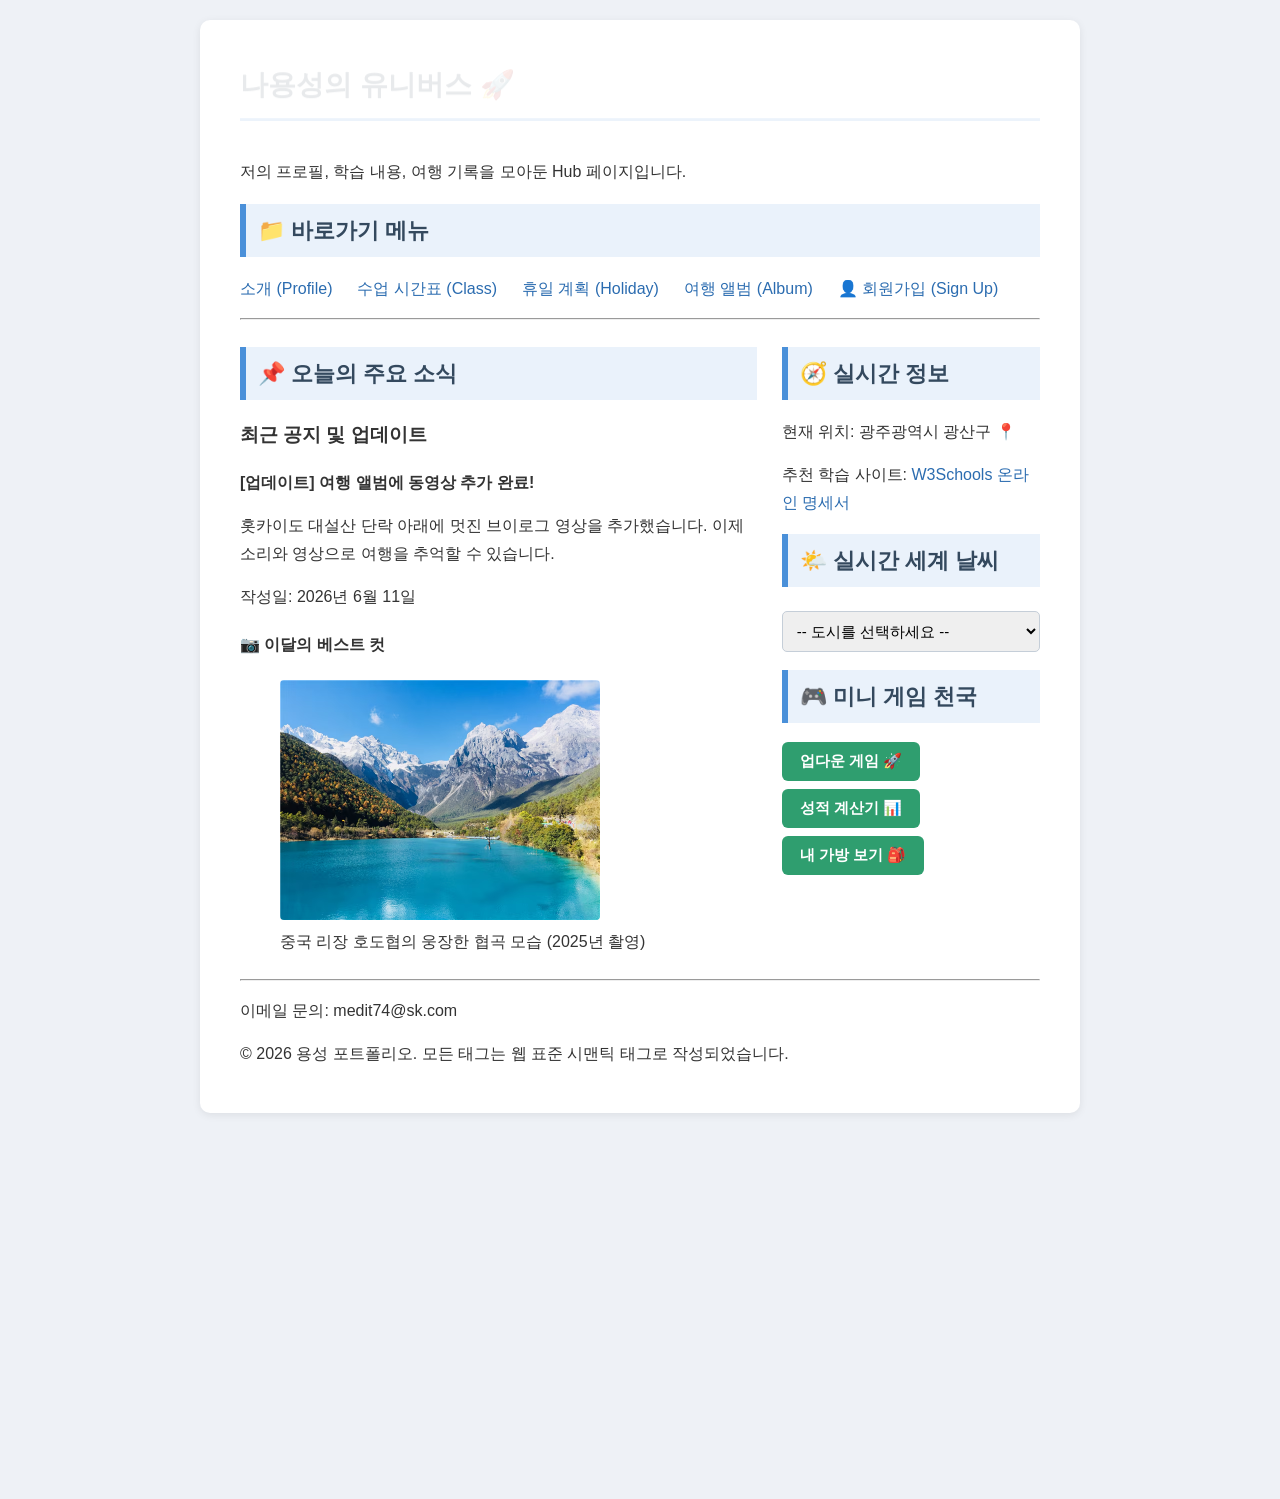
<file: index.html>
<!DOCTYPE html>
<html lang="ko">
<head>
  <meta charset="UTF-8">
  <!-- 실제 페이지는 html/ 폴더 안에 있어, 접속하면 허브로 자동 이동시킨다 -->
  <meta http-equiv="refresh" content="0; url=html/index.html">
  <title>skala-front</title>
</head>
<body>
  <p>페이지가 자동으로 넘어가지 않으면 <a href="html/index.html">여기</a>를 눌러 주세요.</p>
</body>
</html>
</file>
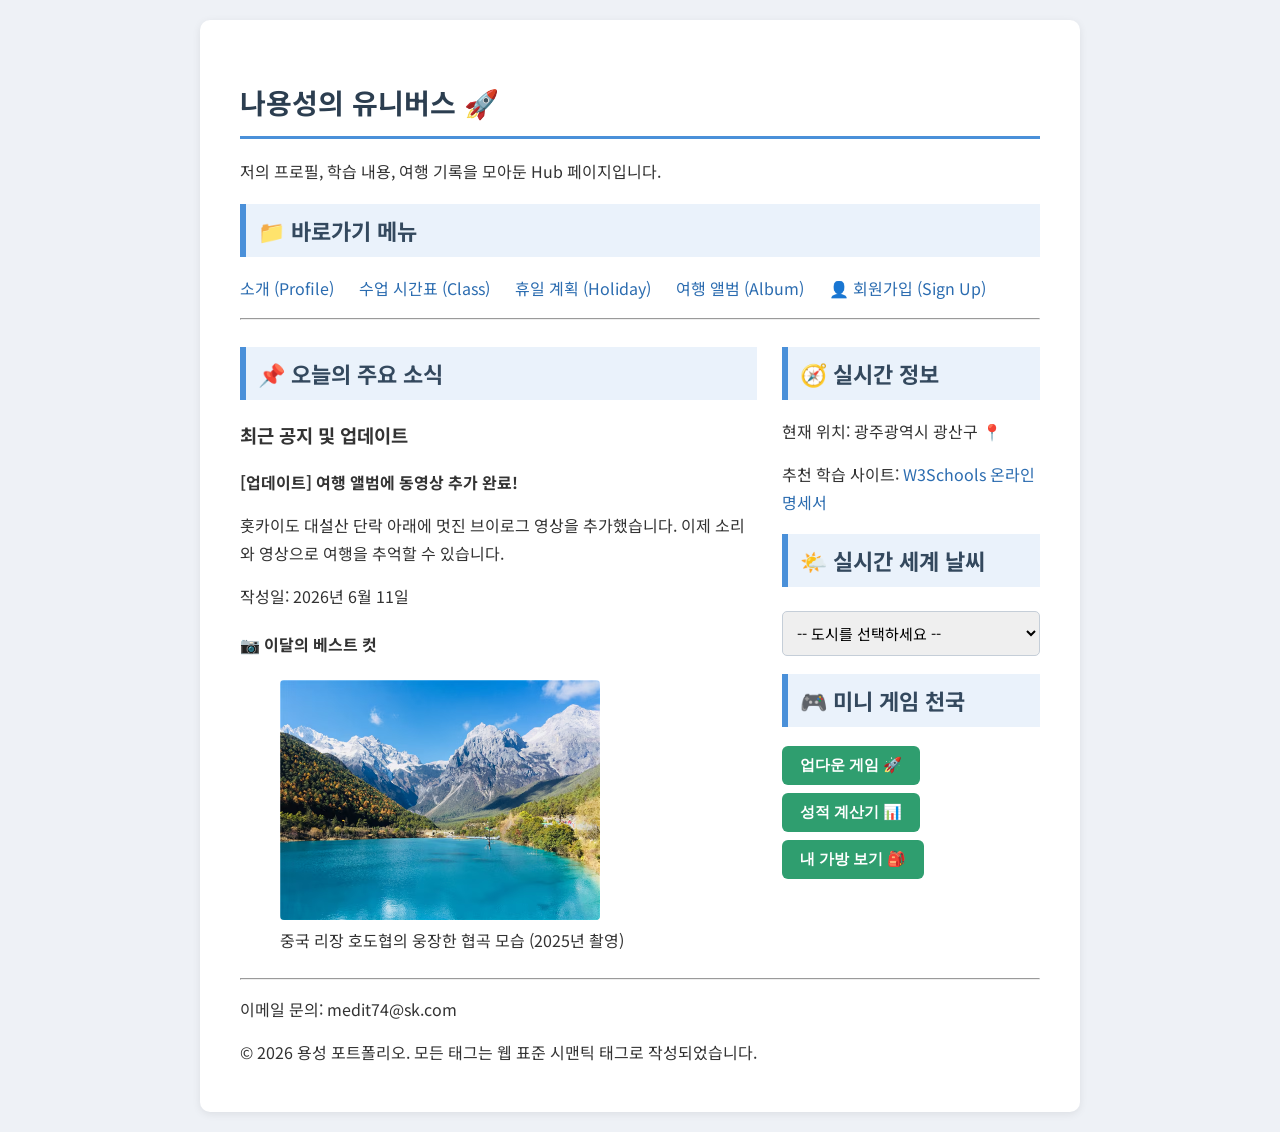
<file: html/index.html>
<!DOCTYPE html>
<html lang="ko">
<head>
  <meta charset="UTF-8">
  <title>나용성의 유니버스</title>
  <link rel="stylesheet" href="../css/style.css">
</head>
<body>
  <div class="container">
  <header>
    <h1>나용성의 유니버스 🚀</h1>
    <p>저의 프로필, 학습 내용, 여행 기록을 모아둔 Hub 페이지입니다.</p>
  </header>

  <nav>
    <h2>📁 바로가기 메뉴</h2>
    <ul>
      <li><a href="myProfile.html">소개 (Profile)</a></li>
      <li><a href="myClass.html">수업 시간표 (Class)</a></li>
      <li><a href="myHoliday.html">휴일 계획 (Holiday)</a></li>
      <li><a href="myTrip.html">여행 앨범 (Album)</a></li>
      <li><a href="signUp.html">👤 회원가입 (Sign Up)</a></li>
    </ul>
  </nav>
  <hr>

  <div class="content-wrapper">
  <main>
    <h2>📌 오늘의 주요 소식</h2>

    <h3>최근 공지 및 업데이트</h3>
    <p><strong>[업데이트] 여행 앨범에 동영상 추가 완료!</strong></p>
    <p>홋카이도 대설산 단락 아래에 멋진 브이로그 영상을 추가했습니다. 이제 소리와 영상으로 여행을 추억할 수 있습니다.</p>
    <p>작성일: 2026년 6월 11일</p>

    <h4>📷 이달의 베스트 컷</h4>
    <figure>
      <img src="media/lijiang.jpg" alt="중국 리장 호도협">
      <figcaption>중국 리장 호도협의 웅장한 협곡 모습 (2025년 촬영)</figcaption>
    </figure>
  </main>

  <aside>
    <h2>🧭 실시간 정보</h2>
    <p>현재 위치: 광주광역시 광산구 📍</p>
    <p>추천 학습 사이트: <a href="https://www.w3schools.com">W3Schools 온라인 명세서</a></p>

    <section>
      <h2>🌤️ 실시간 세계 날씨</h2>
      <select id="city-select">
        <option value="">-- 도시를 선택하세요 --</option>
        <option value="paris">프랑스 파리 FR</option>
        <option value="seoul">대한민국 서울 KR</option>
        <option value="tokyo">일본 도쿄 JP</option>
        <option value="newyork">미국 뉴욕 US</option>
      </select>
      <div id="weather-box"></div>
    </section>

    <section>
      <h2>🎮 미니 게임 천국</h2>
      <button onclick="startUpDownGame()">업다운 게임 🚀</button>
      <button onclick="calculateGrade()">성적 계산기 📊</button>
      <button onclick="showMyBag()">내 가방 보기 🎒</button>
      <div id="game-output"></div>
    </section>
  </aside>
  </div>
  <hr>

  <footer>
    <p>이메일 문의: medit74@sk.com</p>
    <p>© 2026 용성 포트폴리오. 모든 태그는 웹 표준 시맨틱 태그로 작성되었습니다.</p>
  </footer>
  </div>

  <script src="../script/upDown.js"></script>
  <script src="../script/grade.js"></script>
  <script src="../script/bag.js"></script>
  <script type="module" src="../script/realtimeInfo.js"></script>
</body>
</html>
</file>
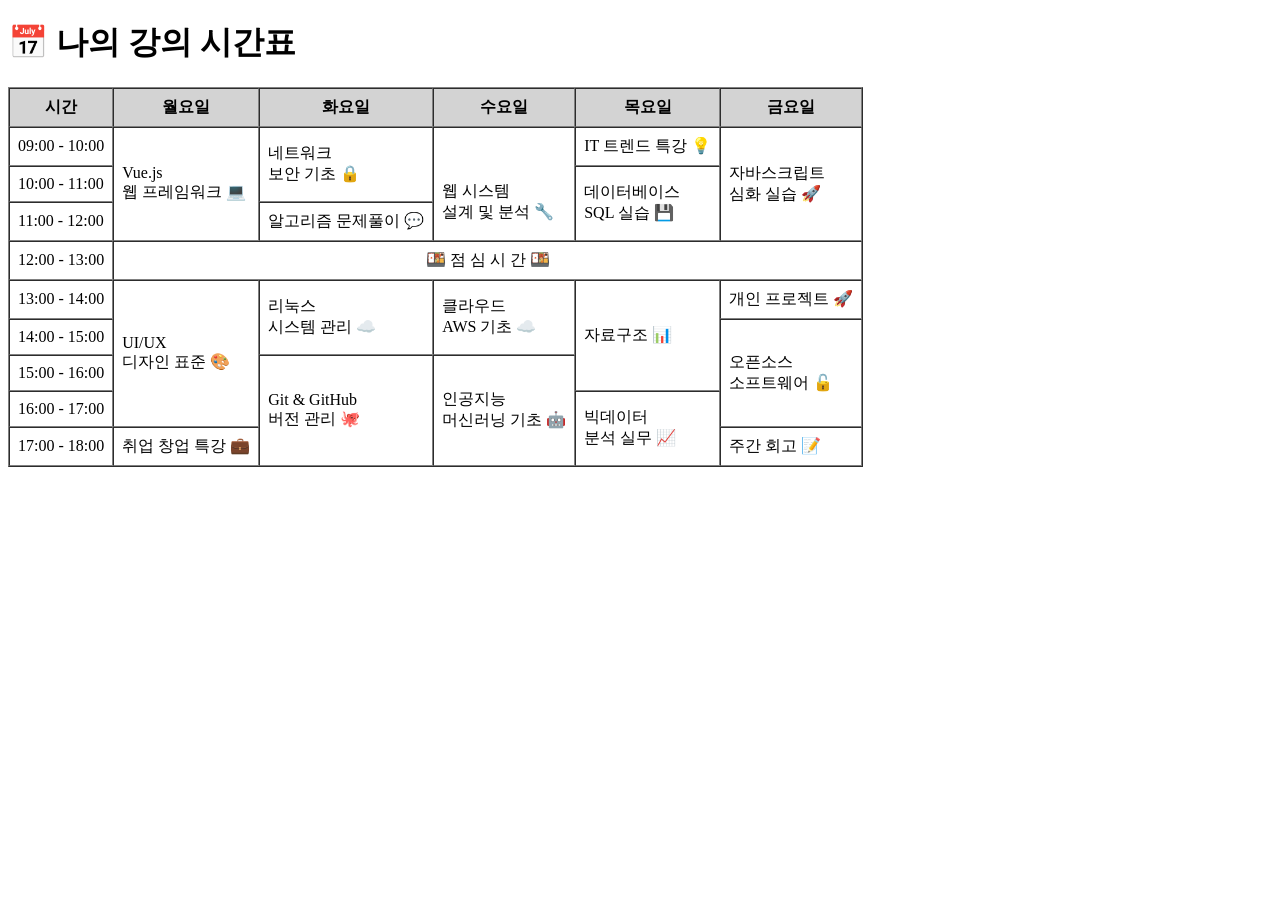
<file: myClass.html>
<!DOCTYPE html>
<html lang="ko">
<head>
  <meta charset="UTF-8">
  <title>나의 강의 일정</title>
</head>
<body>
  <h1>📅 나의 강의 시간표</h1>

  <table border="1" cellpadding="8" cellspacing="0">
    <thead>
      <tr>
        <th bgcolor="lightgray">시간</th>
        <th bgcolor="lightgray">월요일</th>
        <th bgcolor="lightgray">화요일</th>
        <th bgcolor="lightgray">수요일</th>
        <th bgcolor="lightgray">목요일</th>
        <th bgcolor="lightgray">금요일</th>
      </tr>
    </thead>
    <tbody>
      <tr>
        <td>09:00 - 10:00</td>
        <td rowspan="3">Vue.js<br>웹 프레임워크 💻</td>
        <td rowspan="2">네트워크<br>보안 기초 🔒</td>
        <td rowspan="3"><br><br>웹 시스템<br>설계 및 분석 🔧</td>
        <td>IT 트렌드 특강 💡</td>
        <td rowspan="3">자바스크립트<br>심화 실습 🚀</td>
      </tr>
      <tr>
        <td>10:00 - 11:00</td>
        <td rowspan="2">데이터베이스<br>SQL 실습 💾</td>
      </tr>
      <tr>
        <td>11:00 - 12:00</td>
        <td>알고리즘 문제풀이 💬</td>
      </tr>
      <tr>
        <td>12:00 - 13:00</td>
        <td colspan="5" align="center">🍱 점 심 시 간 🍱</td>
      </tr>
      <tr>
        <td>13:00 - 14:00</td>
        <td rowspan="4">UI/UX<br>디자인 표준 🎨</td>
        <td rowspan="2">리눅스<br>시스템 관리 ☁️</td>
        <td rowspan="2">클라우드<br>AWS 기초 ☁️</td>
        <td rowspan="3">자료구조 📊</td>
        <td>개인 프로젝트 🚀</td>
      </tr>
      <tr>
        <td>14:00 - 15:00</td>
        <td rowspan="3">오픈소스<br>소프트웨어 🔓</td>
      </tr>
      <tr>
        <td>15:00 - 16:00</td>
        <td rowspan="3">Git &amp; GitHub<br>버전 관리 🐙</td>
        <td rowspan="3">인공지능<br>머신러닝 기초 🤖</td>
      </tr>
      <tr>
        <td>16:00 - 17:00</td>
        <td rowspan="2">빅데이터<br>분석 실무 📈</td>
      </tr>
      <tr>
        <td>17:00 - 18:00</td>
        <td>취업 창업 특강 💼</td>
        <td>주간 회고 📝</td>
      </tr>
    </tbody>
  </table>
</body>
</html>
</file>
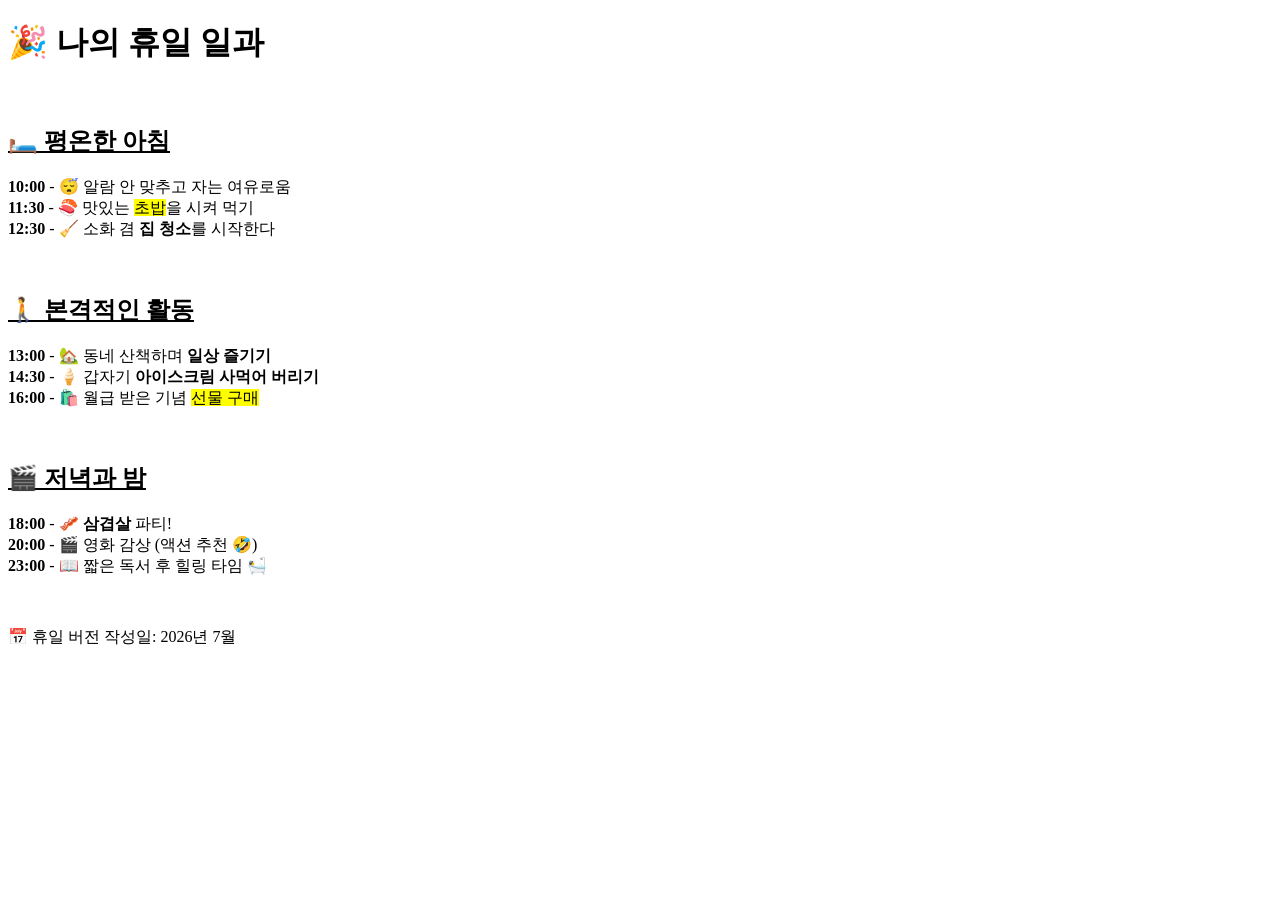
<file: myHoliday.html>
<!DOCTYPE html>
<html lang="ko">
<head>
  <meta charset="UTF-8">
  <title>나의 휴일 일과</title>
</head>
<body>
  <h1>🎉 나의 휴일 일과</h1>
    <br>
    
  <h2><ins>🛏️ 평온한 아침</ins></h2>
  <p>
    <strong>10:00</strong> - 😴 알람 안 맞추고 자는 여유로움<br>
    <strong>11:30</strong> - 🍣 맛있는 <mark>초밥</mark>을 시켜 먹기<br>
    <strong>12:30</strong> - 🧹 소화 겸 <strong>집 청소</strong>를 시작한다
  </p>
  <br>

  <h2><ins>🚶 본격적인 활동</ins></h2>
  <p>
    <strong>13:00</strong> - 🏡 동네 산책하며 <strong>일상 즐기기</strong><br>
    <strong>14:30</strong> - 🍦 갑자기 <strong>아이스크림 사먹어 버리기</strong><br>
    <strong>16:00</strong> - 🛍️ 월급 받은 기념 <mark>선물 구매</mark>
  </p>
  <br>

  <h2><ins>🎬 저녁과 밤</ins></h2>
  <p>
    <strong>18:00</strong> - 🥓 <strong>삼겹살</strong> 파티!<br>
    <strong>20:00</strong> - 🎬 영화 감상 (액션 추천 🤣)<br>
    <strong>23:00</strong> - 📖 짧은 독서 후 힐링 타임 🛀
  </p>
  <br>

  <p>📅 휴일 버전 작성일: 2026년 7월</p>
</body>
</html>
</file>
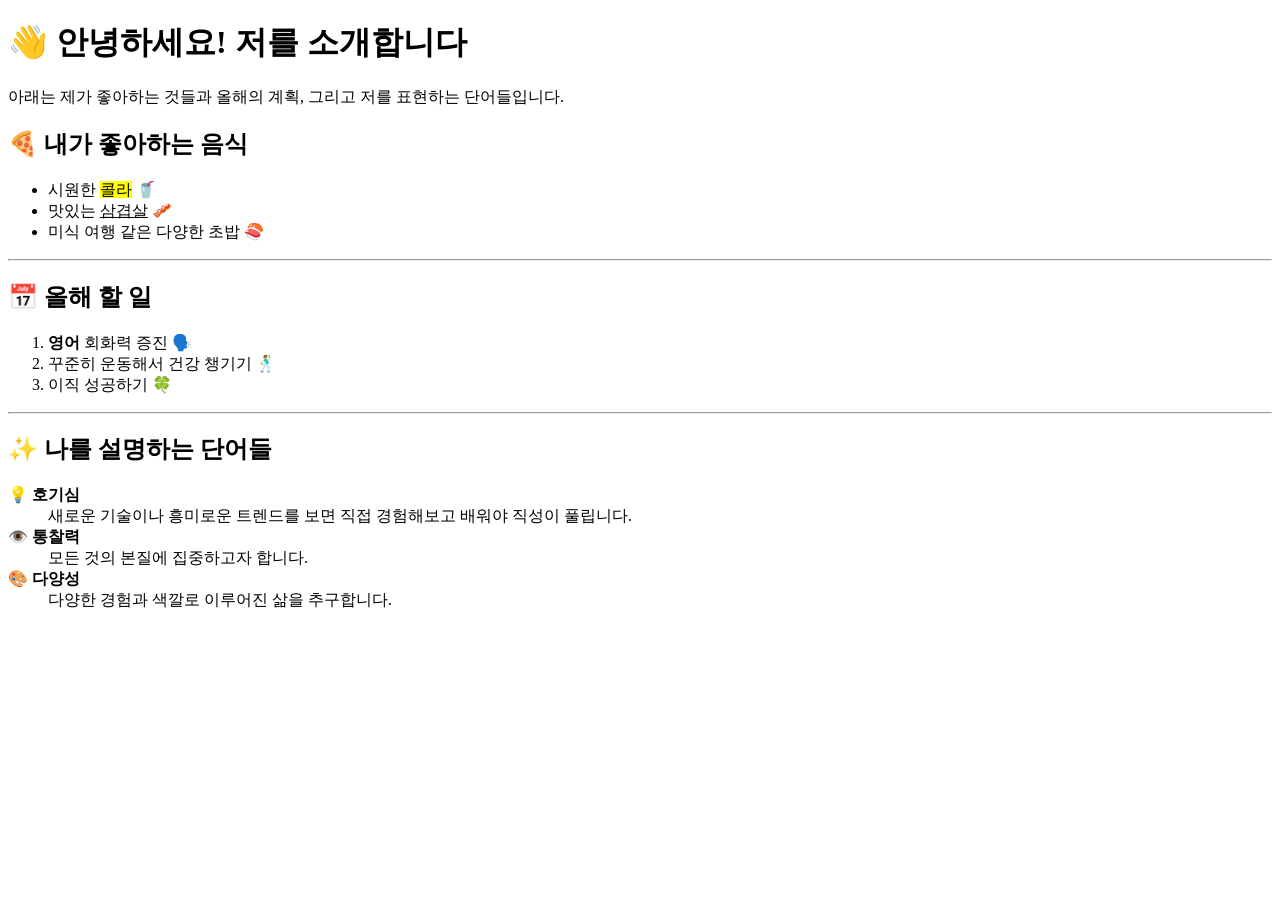
<file: myProfile.html>
<!DOCTYPE html>
<html lang="ko">
<head>
  <meta charset="UTF-8">
  <title>나의 소개</title>
</head>
<body>
  <h1>👋 안녕하세요! 저를 소개합니다</h1>
  <p>아래는 제가 좋아하는 것들과 올해의 계획, 그리고 저를 표현하는 단어들입니다.</p>

  <h2>🍕 내가 좋아하는 음식</h2>
  <ul>
    <li>시원한 <mark>콜라</mark> 🥤</li>
    <li>맛있는 <ins>삼겹살</ins> 🥓</li>
    <li>미식 여행 같은 다양한 초밥 🍣</li>
  </ul>
  <hr>

  <h2>📅 올해 할 일</h2>
  <ol>
    <li><strong>영어</strong> 회화력 증진 🗣️</li>
    <li>꾸준히 운동해서 건강 챙기기 🕺</li>
    <li>이직 성공하기 🍀</li>
  </ol>
  <hr>

  <h2>✨ 나를 설명하는 단어들</h2>
  <dl>
    <dt>💡 <strong>호기심</strong></dt>
        <dd>새로운 기술이나 흥미로운 트렌드를 보면 직접 경험해보고 배워야 직성이 풀립니다.</dd>
    <dt>👁️ <strong>통찰력</strong></dt>
        <dd>모든 것의 본질에 집중하고자 합니다.</dd>
    <dt>🎨 <strong>다양성</strong></dt>
        <dd>다양한 경험과 색깔로 이루어진 삶을 추구합니다.</dd>
  </dl>
</body>
</html>
</file>
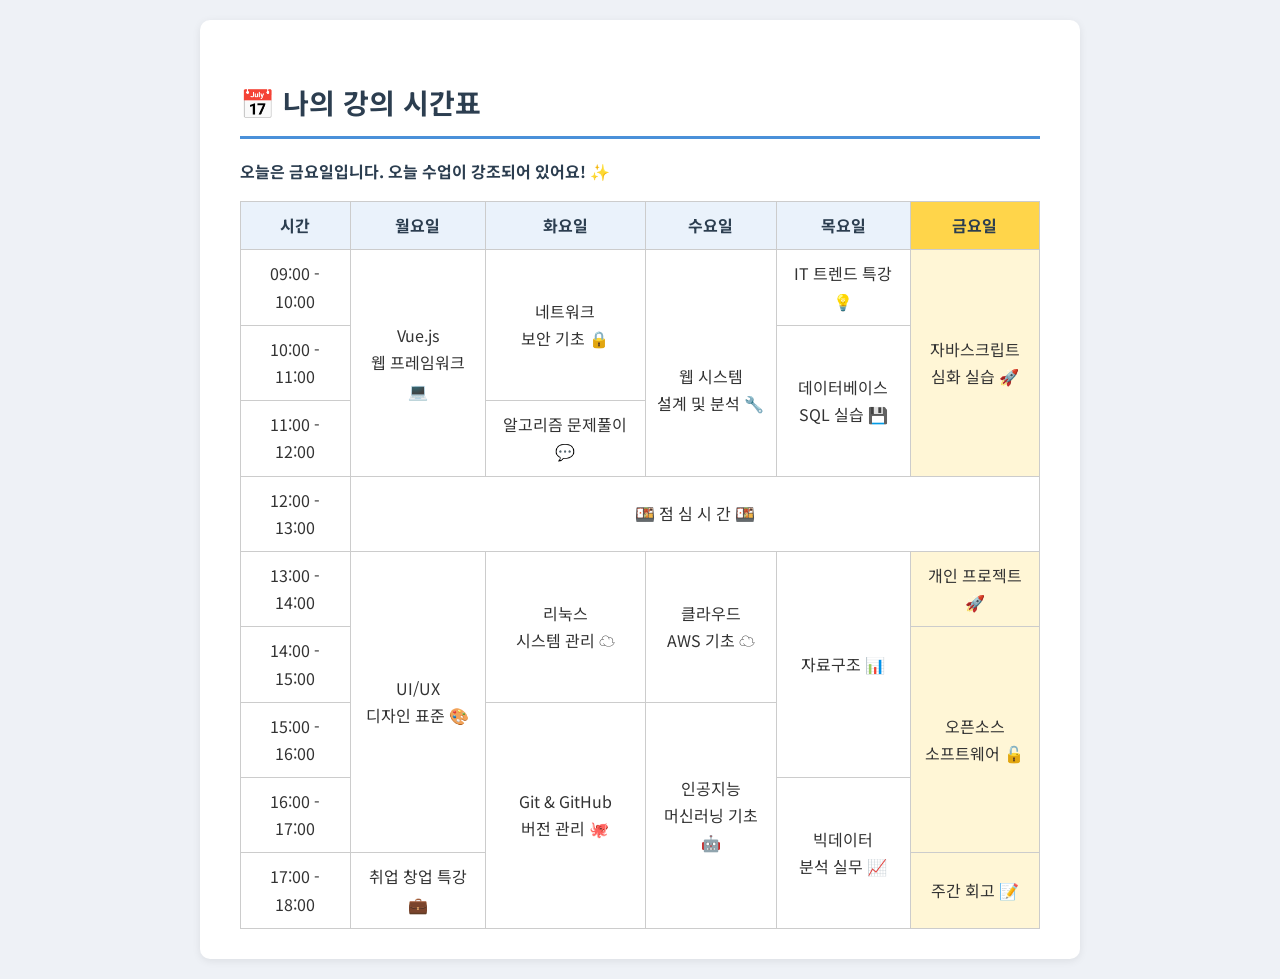
<file: html/myClass.html>
<!DOCTYPE html>
<html lang="ko">
<head>
  <meta charset="UTF-8">
  <title>나의 강의 일정</title>
  <link rel="stylesheet" href="../css/style.css">
</head>
<body>
  <div class="container">
  <h1>📅 나의 강의 시간표</h1>
  <p id="today-note"></p>

  <div class="table-scroll">
  <table>
    <colgroup>
      <col>  <!-- 시간 -->
      <col>  <!-- 월요일 -->
      <col>  <!-- 화요일 -->
      <col>  <!-- 수요일 -->
      <col>  <!-- 목요일 -->
      <col>  <!-- 금요일 -->
    </colgroup>
    <thead>
      <tr>
        <th>시간</th>
        <th>월요일</th>
        <th>화요일</th>
        <th>수요일</th>
        <th>목요일</th>
        <th>금요일</th>
      </tr>
    </thead>
    <tbody>
      <tr>
        <td>09:00 - 10:00</td>
        <td rowspan="3">Vue.js<br>웹 프레임워크 💻</td>
        <td rowspan="2">네트워크<br>보안 기초 🔒</td>
        <td rowspan="3"><br><br>웹 시스템<br>설계 및 분석 🔧</td>
        <td>IT 트렌드 특강 💡</td>
        <td rowspan="3">자바스크립트<br>심화 실습 🚀</td>
      </tr>
      <tr>
        <td>10:00 - 11:00</td>
        <td rowspan="2">데이터베이스<br>SQL 실습 💾</td>
      </tr>
      <tr>
        <td>11:00 - 12:00</td>
        <td>알고리즘 문제풀이 💬</td>
      </tr>
      <tr>
        <td>12:00 - 13:00</td>
        <td colspan="5">🍱 점 심 시 간 🍱</td>
      </tr>
      <tr>
        <td>13:00 - 14:00</td>
        <td rowspan="4">UI/UX<br>디자인 표준 🎨</td>
        <td rowspan="2">리눅스<br>시스템 관리 ☁️</td>
        <td rowspan="2">클라우드<br>AWS 기초 ☁️</td>
        <td rowspan="3">자료구조 📊</td>
        <td>개인 프로젝트 🚀</td>
      </tr>
      <tr>
        <td>14:00 - 15:00</td>
        <td rowspan="3">오픈소스<br>소프트웨어 🔓</td>
      </tr>
      <tr>
        <td>15:00 - 16:00</td>
        <td rowspan="3">Git &amp; GitHub<br>버전 관리 🐙</td>
        <td rowspan="3">인공지능<br>머신러닝 기초 🤖</td>
      </tr>
      <tr>
        <td>16:00 - 17:00</td>
        <td rowspan="2">빅데이터<br>분석 실무 📈</td>
      </tr>
      <tr>
        <td>17:00 - 18:00</td>
        <td>취업 창업 특강 💼</td>
        <td>주간 회고 📝</td>
      </tr>
    </tbody>
  </table>
  </div>
  </div>

  <script src="../script/myClass.js"></script>
</body>
</html>
</file>
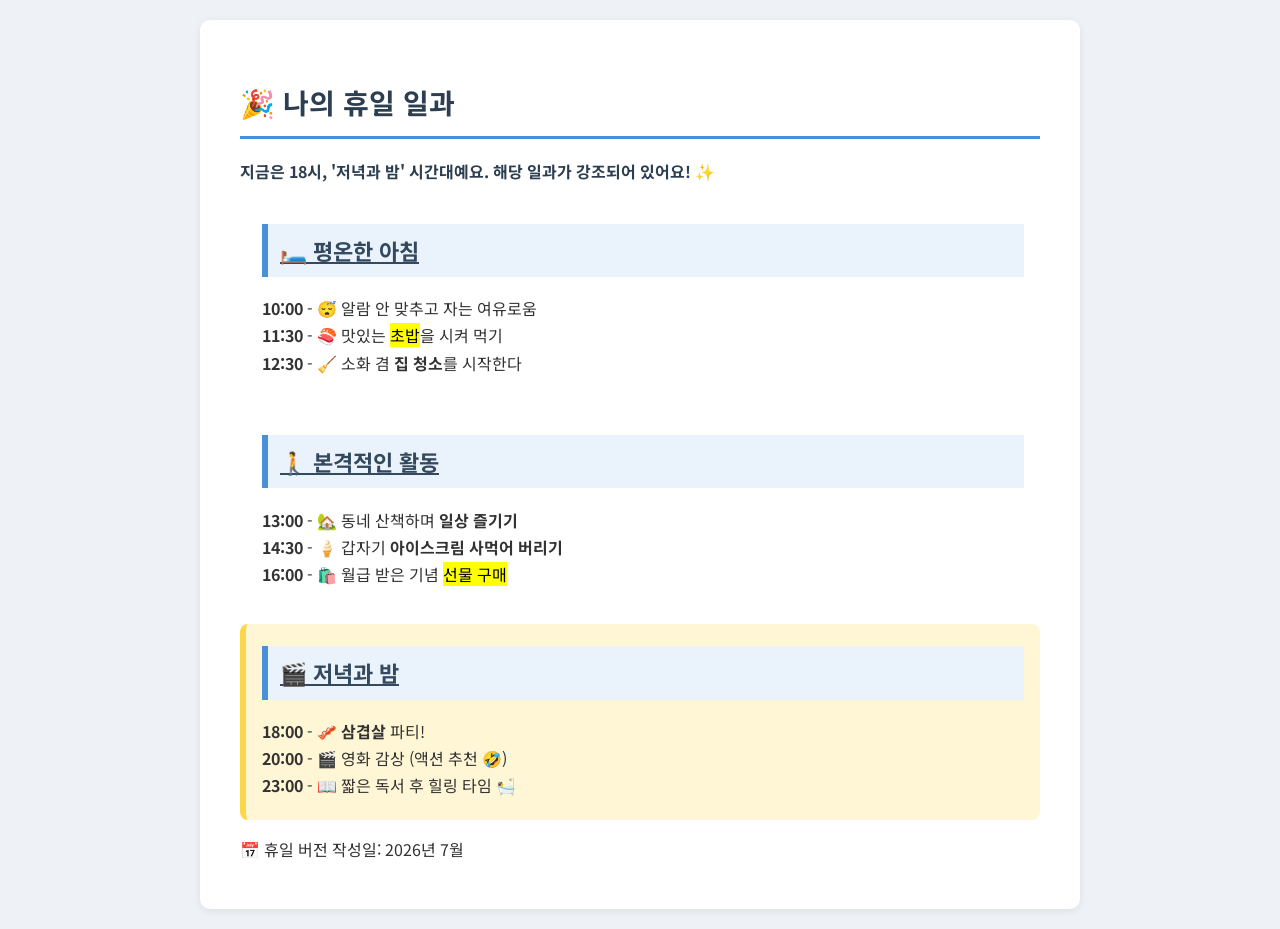
<file: html/myHoliday.html>
<!DOCTYPE html>
<html lang="ko">
<head>
  <meta charset="UTF-8">
  <title>나의 휴일 일과</title>
  <link rel="stylesheet" href="../css/style.css">
</head>
<body>
  <div class="container">
  <h1>🎉 나의 휴일 일과</h1>
  <p id="now-note"></p>

  <section class="holiday-section">
    <h2><ins>🛏️ 평온한 아침</ins></h2>
    <p>
      <strong>10:00</strong> - 😴 알람 안 맞추고 자는 여유로움<br>
      <strong>11:30</strong> - 🍣 맛있는 <mark>초밥</mark>을 시켜 먹기<br>
      <strong>12:30</strong> - 🧹 소화 겸 <strong>집 청소</strong>를 시작한다
    </p>
  </section>

  <section class="holiday-section">
    <h2><ins>🚶 본격적인 활동</ins></h2>
    <p>
      <strong>13:00</strong> - 🏡 동네 산책하며 <strong>일상 즐기기</strong><br>
      <strong>14:30</strong> - 🍦 갑자기 <strong>아이스크림 사먹어 버리기</strong><br>
      <strong>16:00</strong> - 🛍️ 월급 받은 기념 <mark>선물 구매</mark>
    </p>
  </section>

  <section class="holiday-section">
    <h2><ins>🎬 저녁과 밤</ins></h2>
    <p>
      <strong>18:00</strong> - 🥓 <strong>삼겹살</strong> 파티!<br>
      <strong>20:00</strong> - 🎬 영화 감상 (액션 추천 🤣)<br>
      <strong>23:00</strong> - 📖 짧은 독서 후 힐링 타임 🛀
    </p>
  </section>

  <p>📅 휴일 버전 작성일: 2026년 7월</p>
  </div>

  <script src="../script/myHoliday.js"></script>
</body>
</html>
</file>
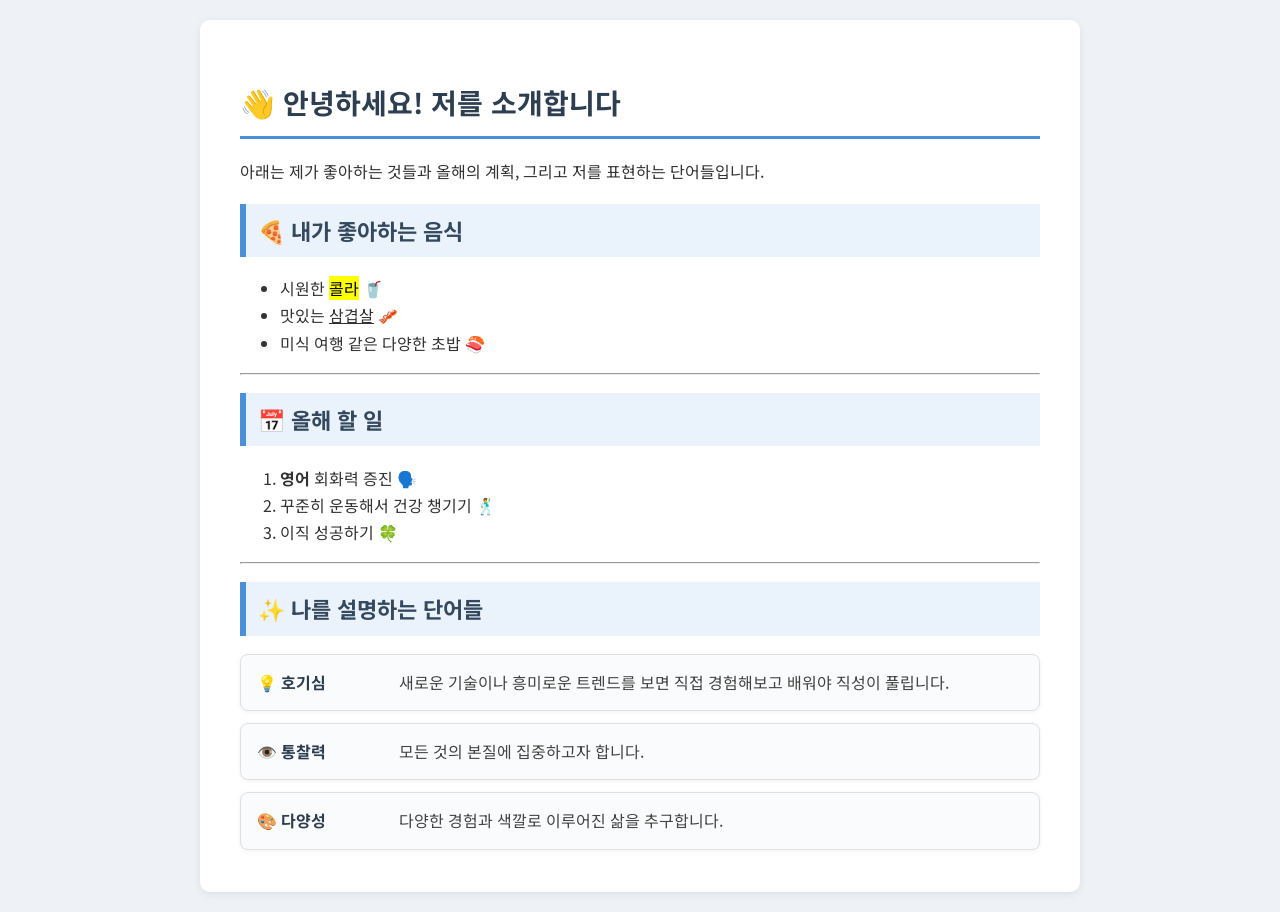
<file: html/myProfile.html>
<!DOCTYPE html>
<html lang="ko">
<head>
  <meta charset="UTF-8">
  <title>나의 소개</title>
  <link rel="stylesheet" href="../css/style.css">
</head>
<body>
  <div class="container">
  <h1>👋 안녕하세요! 저를 소개합니다</h1>
  <p>아래는 제가 좋아하는 것들과 올해의 계획, 그리고 저를 표현하는 단어들입니다.</p>

  <h2>🍕 내가 좋아하는 음식</h2>
  <ul>
    <li>시원한 <mark>콜라</mark> 🥤</li>
    <li>맛있는 <ins>삼겹살</ins> 🥓</li>
    <li>미식 여행 같은 다양한 초밥 🍣</li>
  </ul>
  <hr>

  <h2>📅 올해 할 일</h2>
  <ol>
    <li><strong>영어</strong> 회화력 증진 🗣️</li>
    <li>꾸준히 운동해서 건강 챙기기 🕺</li>
    <li>이직 성공하기 🍀</li>
  </ol>
  <hr>

  <h2>✨ 나를 설명하는 단어들</h2>
  <dl class="profile-dl">
    <div class="profile-item">
      <dt>💡 <strong>호기심</strong></dt>
      <dd>새로운 기술이나 흥미로운 트렌드를 보면 직접 경험해보고 배워야 직성이 풀립니다.</dd>
    </div>
    <div class="profile-item">
      <dt>👁️ <strong>통찰력</strong></dt>
      <dd>모든 것의 본질에 집중하고자 합니다.</dd>
    </div>
    <div class="profile-item">
      <dt>🎨 <strong>다양성</strong></dt>
      <dd>다양한 경험과 색깔로 이루어진 삶을 추구합니다.</dd>
    </div>
  </dl>
  </div>
</body>
</html>
</file>
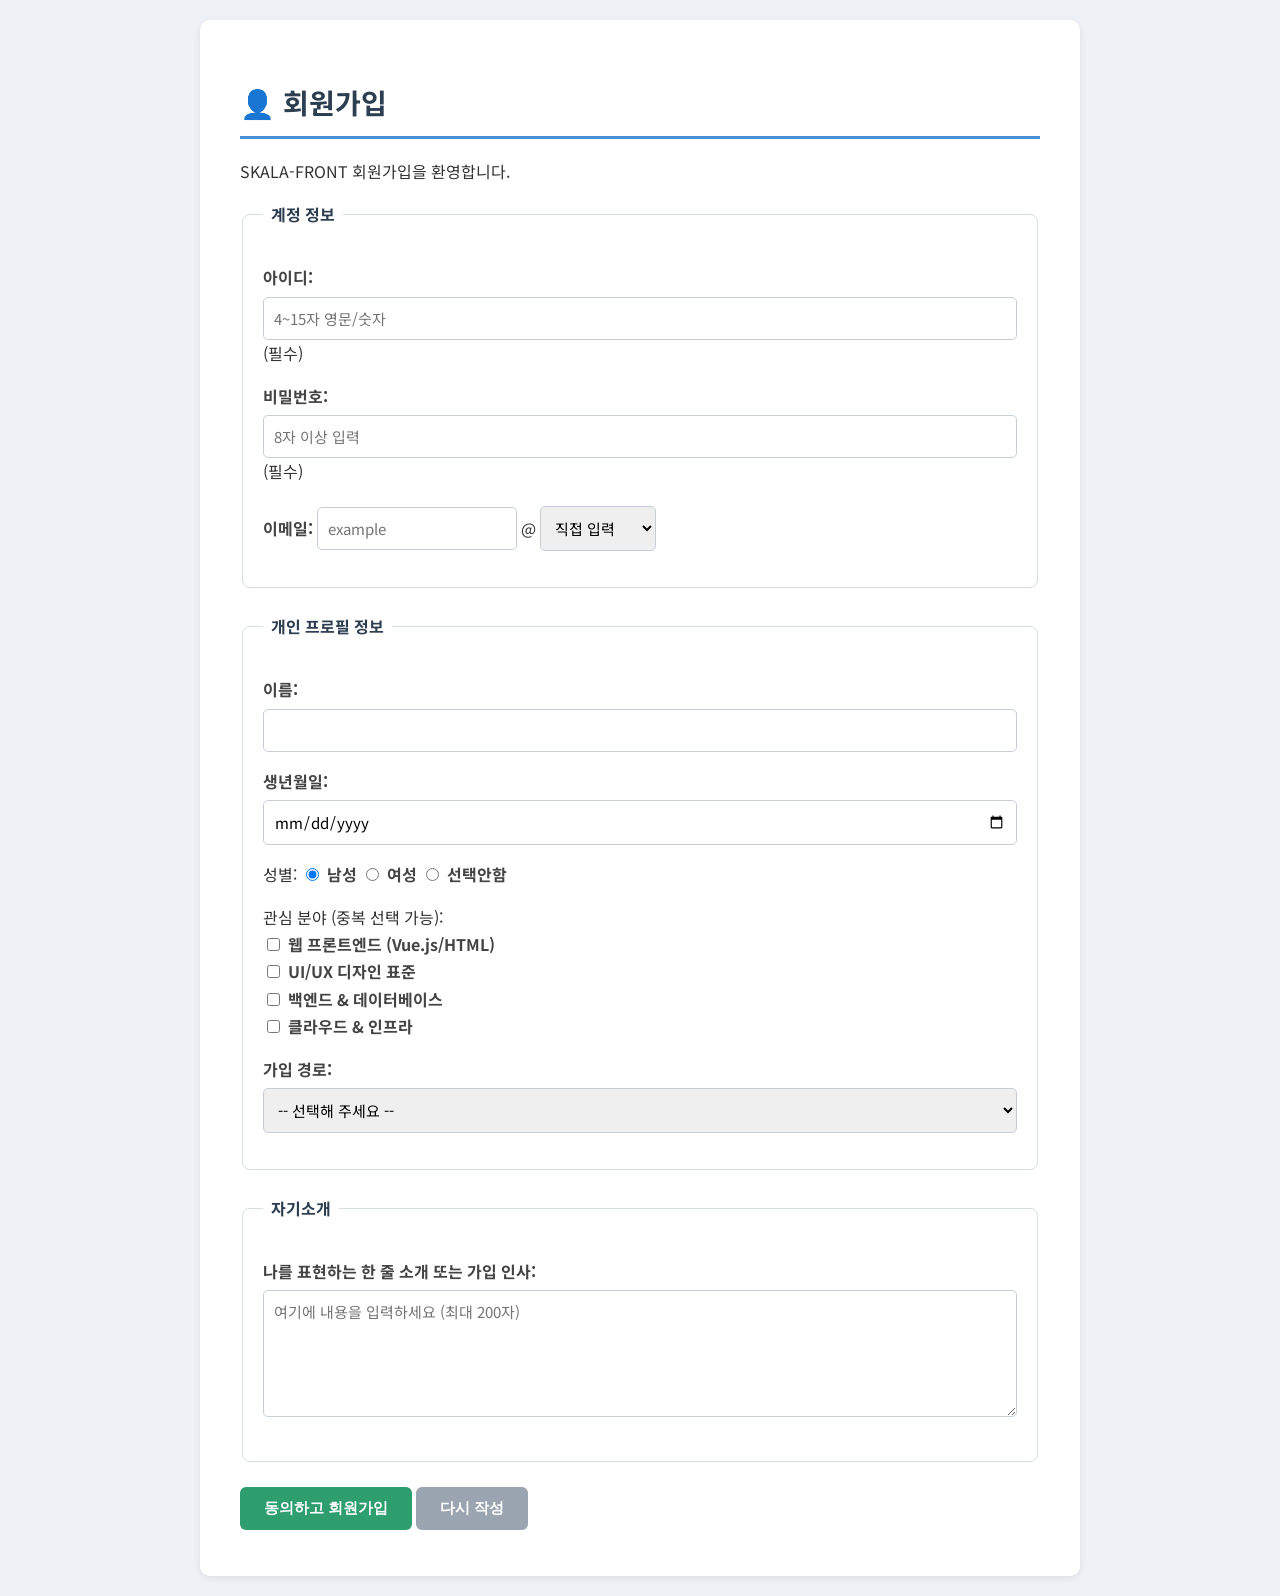
<file: html/signUp.html>
<!DOCTYPE html>
<html lang="ko">
<head>
  <meta charset="UTF-8">
  <title>회원가입</title>
  <link rel="stylesheet" href="../css/style.css">
</head>
<body>
  <div class="container">
  <h1>👤 회원가입</h1>
  <p>SKALA-FRONT 회원가입을 환영합니다.</p>

  <form action="signUpResult.html" method="get">
    <fieldset>
      <legend>계정 정보</legend>
      <p>
        <label for="userId">아이디:</label>
        <input type="text" id="userId" name="userId" placeholder="4~15자 영문/숫자" required> (필수)
      </p>
      <p>
        <label for="userPw">비밀번호:</label>
        <input type="password" id="userPw" name="userPw" placeholder="8자 이상 입력" required> (필수)
      </p>
      <p>
        <label for="email">이메일:</label>
        <input type="text" id="email" name="email" placeholder="example">
        @
        <select name="emailDomain">
          <option value="">직접 입력</option>
          <option value="gmail.com">gmail.com</option>
          <option value="naver.com">naver.com</option>
          <option value="daum.net">daum.net</option>
        </select>
      </p>
    </fieldset>

    <fieldset>
      <legend>개인 프로필 정보</legend>
      <p>
        <label for="name">이름:</label>
        <input type="text" id="name" name="name">
      </p>
      <p>
        <label for="birth">생년월일:</label>
        <input type="date" id="birth" name="birth">
      </p>
      <p>
        성별:
        <label><input type="radio" name="gender" value="male" checked> 남성</label>
        <label><input type="radio" name="gender" value="female"> 여성</label>
        <label><input type="radio" name="gender" value="none"> 선택안함</label>
      </p>
      <p>
        관심 분야 (중복 선택 가능):<br>
        <label><input type="checkbox" name="interest" value="frontend"> 웹 프론트엔드 (Vue.js/HTML)</label><br>
        <label><input type="checkbox" name="interest" value="uiux"> UI/UX 디자인 표준</label><br>
        <label><input type="checkbox" name="interest" value="backend"> 백엔드 &amp; 데이터베이스</label><br>
        <label><input type="checkbox" name="interest" value="cloud"> 클라우드 &amp; 인프라</label>
      </p>
      <p>
        <label for="path">가입 경로:</label>
        <select id="path" name="path">
          <option value="">-- 선택해 주세요 --</option>
          <option value="search">검색</option>
          <option value="friend">지인 추천</option>
          <option value="sns">SNS</option>
        </select>
      </p>
    </fieldset>

    <fieldset>
      <legend>자기소개</legend>
      <p>
        <label for="intro">나를 표현하는 한 줄 소개 또는 가입 인사:</label><br>
        <textarea id="intro" name="intro" rows="5" cols="50" maxlength="200" placeholder="여기에 내용을 입력하세요 (최대 200자)"></textarea>
      </p>
    </fieldset>

    <div id="signup-error"></div>

    <p>
      <input type="submit" value="동의하고 회원가입">
      <input type="reset" value="다시 작성">
    </p>
  </form>
  </div>

  <script src="../script/signUp.js"></script>
</body>
</html>
</file>
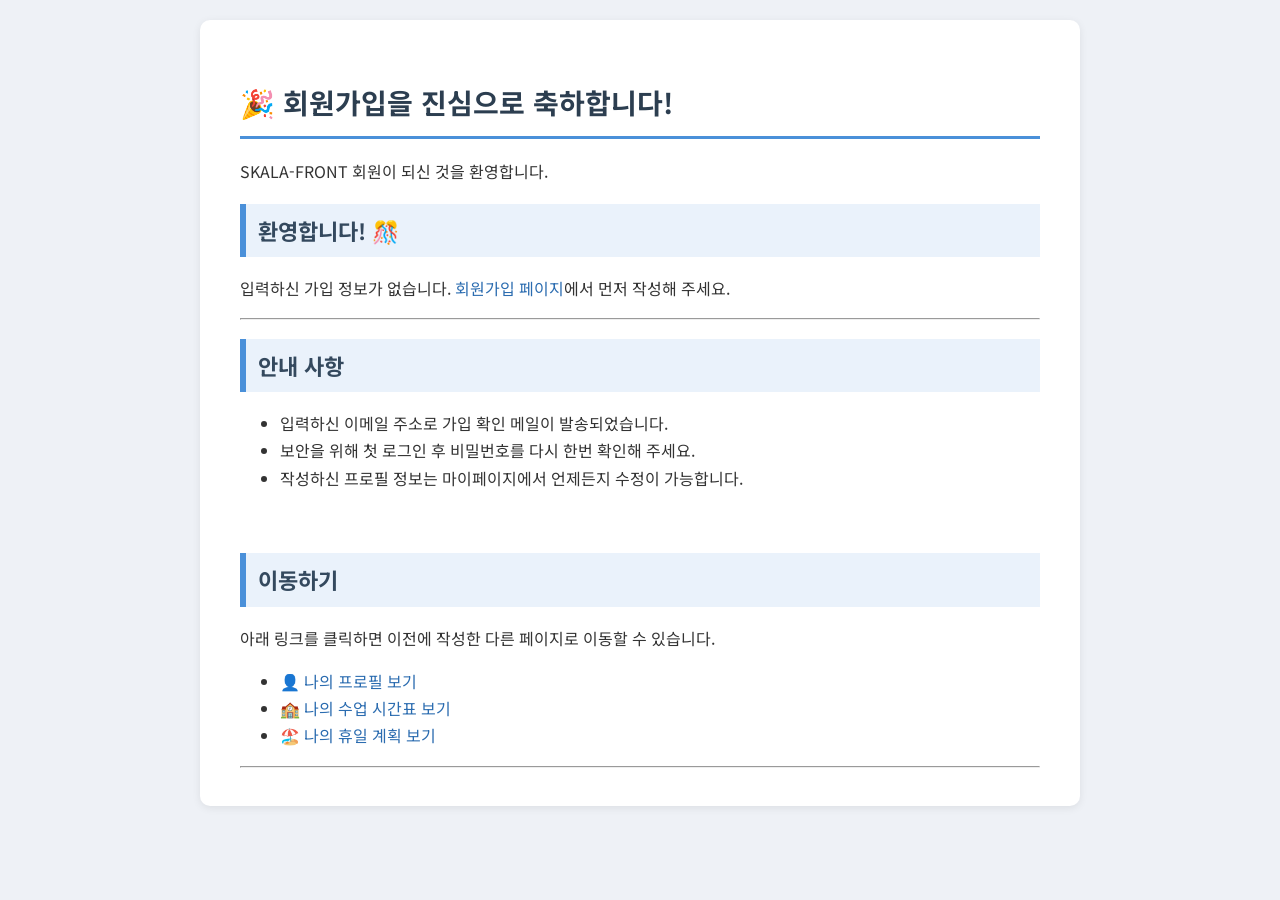
<file: html/signUpResult.html>
<!DOCTYPE html>
<html lang="ko">
<head>
  <meta charset="UTF-8">
  <title>회원가입 결과</title>
  <link rel="stylesheet" href="../css/style.css">
</head>
<body>
  <div class="container">
  <h1>🎉 회원가입을 진심으로 축하합니다!</h1>
  <p>SKALA-FRONT 회원이 되신 것을 환영합니다.</p>

  <h2 id="welcome">환영합니다! 🎊</h2>
  <div id="summary"></div>
  <hr>

  <h2>안내 사항</h2>
  <ul>
    <li>입력하신 이메일 주소로 가입 확인 메일이 발송되었습니다.</li>
    <li>보안을 위해 첫 로그인 후 비밀번호를 다시 한번 확인해 주세요.</li>
    <li>작성하신 프로필 정보는 마이페이지에서 언제든지 수정이 가능합니다.</li>
  </ul>
  <br>

  <h2>이동하기</h2>
  <p>아래 링크를 클릭하면 이전에 작성한 다른 페이지로 이동할 수 있습니다.</p>
  <ul>
    <li><a href="myProfile.html">👤 나의 프로필 보기</a></li>
    <li><a href="myClass.html">🏫 나의 수업 시간표 보기</a></li>
    <li><a href="myHoliday.html">🏖️ 나의 휴일 계획 보기</a></li>
  </ul>
  <hr>
  </div>

  <script src="../script/signUpResult.js"></script>
</body>
</html>
</file>
<file: css/style.css>
/* 5. CSS 기초 - 미션1: 전체 테마 및 텍스트 Styling */

/* 2) 구글 폰트 불러오기 */
@import url('https://fonts.googleapis.com/css2?family=Noto+Sans+KR:wght@400;700&display=swap');

/* 3) 전체 글꼴 / 줄간격 / 색 / 배경색 */
body {
  font-family: 'Noto Sans KR', sans-serif;
  line-height: 1.7;
  color: #333333;
  background-color: #eef1f6;
  margin: 0;
  padding: 20px;
}

/* 미션2-1) 전체 콘텐츠를 가운데 정렬하는 컨테이너 */
.container {
  max-width: 800px;
  margin: 0 auto;
  background-color: #ffffff;
  padding: 30px 40px;
  border-radius: 10px;
  box-shadow: 0 2px 8px rgba(0, 0, 0, 0.08);
}

/* 4) 제목 강조 */
h1 {
  color: #2c3e50;
  font-size: 28px;
  padding: 10px 0;
  border-bottom: 3px solid #4a90d9;
}

h2 {
  color: #34495e;
  font-size: 22px;
  padding: 8px 12px;
  background-color: #eaf2fb;
  border-left: 6px solid #4a90d9;
}

/* 5) 링크 스타일 */
a {
  color: #2b6cb0;
  text-decoration: none;
  transition: color 0.25s ease, background-color 0.25s ease;
}

a:hover {
  text-decoration: underline;
}

/* 미션2-2) myTrip - 여행 리뷰 카드 (박스 모델: 배경/테두리/패딩/마진) */
.trip-card {
  background-color: #fafbfc;
  border: 1px solid #e0e0e0;
  border-radius: 8px;
  padding: 15px;
  margin: 0 0 20px 0;
  box-shadow: 0 1px 4px rgba(0, 0, 0, 0.06);
  transition: transform 0.25s ease, box-shadow 0.25s ease;
}

/* 미션6-2) 카드에 마우스 올리면 살짝 떠오르고 그림자 진해짐 */
.trip-card:hover {
  transform: translateY(-6px);
  box-shadow: 0 8px 20px rgba(0, 0, 0, 0.15);
}

/* 이미지 / 영상 크기 (HTML width 속성 대체) */
img {
  max-width: 320px;
  height: auto;
  border-radius: 4px;
}

video {
  max-width: 320px;
}

.trip-card figcaption {
  margin-top: 8px;
  font-weight: 700;
  color: #555555;
}

/* 미션2-3) myClass - 깔끔한 테이블 */
table {
  border-collapse: collapse;
  width: 100%;
}

th, td {
  border: 1px solid #cccccc;
  padding: 10px;
  text-align: center;
}

th {
  background-color: #eaf2fb;
  color: #2c3e50;
}

tbody tr:hover {
  background-color: #f5f9ff;
}

/* myClass - 오늘 요일 열/헤더 강조 */
.today-col {
  background-color: #fff6d6; /* col 배경은 셀 뒤로 깔림 (rowspan/colspan 무관) */
}

.today-th {
  background-color: #ffd54a; /* 오늘 요일 헤더는 진하게 (class가 th보다 우선) */
  color: #2c3e50;
}

#today-note {
  font-weight: 700;
  color: #2c3e50;
}

/* myHoliday - 일과 구획(section) + 현재 시각대 강조 */
.holiday-section {
  padding: 4px 16px;
  margin-bottom: 16px;
  border-left: 6px solid transparent;
  border-radius: 8px;
  transition: background-color 0.25s ease, border-color 0.25s ease;
}

.holiday-section.now {
  background-color: #fff6d6;
  border-left-color: #ffd54a;
}

#now-note {
  font-weight: 700;
  color: #2c3e50;
}

/* 모바일에서 표가 좁아지면 가로 스크롤로 (열이 많아 찌그러지는 것 방지) */
.table-scroll {
  overflow-x: auto;
}

.table-scroll table {
  min-width: 600px;
}

/* myProfile - 나를 설명하는 단어들 (dt | dd 를 Grid 2열 카드로) */
.profile-dl {
  margin: 0;
}

.profile-item {
  display: grid;
  grid-template-columns: 130px 1fr; /* 왼쪽 용어(dt) | 오른쪽 설명(dd) */
  gap: 12px;
  align-items: start;
  padding: 14px 16px;
  margin-bottom: 12px;
  border: 1px solid #e0e0e0;
  border-radius: 8px;
  background-color: #fafbfc;
  box-shadow: 0 1px 4px rgba(0, 0, 0, 0.06);
  transition: transform 0.25s ease, box-shadow 0.25s ease;
}

/* 카드에 마우스 올리면 살짝 떠오름 (myTrip 카드와 같은 결) */
.profile-item:hover {
  transform: translateY(-4px);
  box-shadow: 0 8px 20px rgba(0, 0, 0, 0.12);
}

.profile-item dt {
  margin: 0;
  font-weight: 700;
  color: #2c3e50;
}

.profile-item dd {
  margin: 0;
  color: #444444;
}

/* signUpResult - 가입 정보 요약표 (항목 | 내용 2열) */
.summary-table th {
  width: 130px;
  text-align: left;      /* 라벨 열은 왼쪽 정렬이 읽기 편함 */
}

.summary-table td {
  text-align: left;
}

/* 짝수 번째 행에만 옅은 배경 → 줄무늬(zebra)로 가독성 ↑ (:nth-child 실습) */
.summary-table tbody tr:nth-child(even) {
  background-color: #f7f9fc;
}

/* 미션4) Flex와 Grid 레이아웃 */

/* 4-1a) index - 바로가기 메뉴 가로 배치 (Flexbox) */
nav ul {
  display: flex;
  flex-wrap: wrap;
  gap: 25px;
  list-style: none;
  padding: 0;
}

/* 4-1b) index - main 과 aside 가로 2단 배치 (Flexbox) */
.content-wrapper {
  display: flex;
  gap: 25px;
  align-items: flex-start;
}

.content-wrapper main {
  flex: 2;
}

.content-wrapper aside {
  flex: 1;
}

/* 4-2) myTrip - 여행 카드 3열 바둑판 배치 (Grid) */
.trip-grid {
  display: grid;
  grid-template-columns: repeat(3, 1fr);
  gap: 20px;
}

.trip-grid .trip-card img {
  width: 100%;
}

/* 미션3) 가독성 높은 회원가입 폼 */

/* 3-2) fieldset 그룹 테두리 다듬기 */
fieldset {
  border: 1px solid #d5dce5;
  border-radius: 8px;
  padding: 20px;
  margin-bottom: 25px;
}

legend {
  font-weight: 700;
  color: #2c3e50;
  padding: 0 8px;
}

form label {
  font-weight: 700;
  color: #444444;
}

/* 3-1) 입력창 크기 키우기 */
input[type="text"],
input[type="password"],
input[type="date"],
select,
textarea {
  width: 100%;
  padding: 10px;
  margin-top: 5px;
  border: 1px solid #c5ced8;
  border-radius: 5px;
  font-size: 15px;
  font-family: inherit;
  box-sizing: border-box;
}

textarea {
  resize: vertical;
}

/* 이메일 줄: 입력창 + @ + 도메인 select 를 한 줄에 나란히 */
#email {
  width: 200px;
}

select[name="emailDomain"] {
  width: auto;
}

/* 라디오/체크박스는 너비 100%에서 제외 (원래 크기 유지) */
input[type="radio"],
input[type="checkbox"] {
  width: auto;
  margin-right: 4px;
}

/* 3-3) 버튼 꾸미기 */
input[type="submit"],
input[type="reset"] {
  padding: 12px 24px;
  font-size: 15px;
  font-weight: 700;
  color: #ffffff;
  border: none;
  border-radius: 6px;
  cursor: pointer;
  transition: background-color 0.25s ease;
}

input[type="submit"] {
  background-color: #2f9e6f;
}

input[type="submit"]:hover {
  background-color: #278a60;
}

input[type="reset"] {
  background-color: #9aa5b1;
}

input[type="reset"]:hover {
  background-color: #838e9a;
}

/* 회원가입 유효성 검사 - 오류 안내 박스 (비어 있을 땐 숨김) */
#signup-error:not(:empty) {
  margin-bottom: 20px;
  padding: 12px 16px;
  border: 1px solid #f0b8b8;
  border-radius: 8px;
  background-color: #fdeaea;
  color: #b02a2a;
}

#signup-error ul {
  margin: 6px 0 0 0;
  padding-left: 20px;
}

/* 미션6-3) 페이지 로드 시 헤더 타이틀 페이드인 등장 애니메이션 */
@keyframes fadeInDown {
  from {
    opacity: 0;
    transform: translateY(-20px);
  }
  to {
    opacity: 1;
    transform: translateY(0);
  }
}

header h1 {
  animation: fadeInDown 1s ease-out;
}

/* weather - 로딩 스피너 (async 대기 동안 빙글빙글 회전) */
.loading {
  display: flex;
  align-items: center;
  gap: 8px;
}

.spinner {
  display: inline-block;
  width: 16px;
  height: 16px;
  border: 3px solid #cfd8e3;      /* 회색 원 테두리 */
  border-top-color: #4a90d9;      /* 한 부분만 파란색 → 돌면 도는 게 보임 */
  border-radius: 50%;             /* 정사각형을 원으로 */
  animation: spin 0.8s linear infinite; /* 0.8초에 한 바퀴, 무한 반복 */
}

@keyframes spin {
  to {
    transform: rotate(360deg); /* 0도 → 360도 한 바퀴 회전 */
  }
}

/* 실시간 날씨 결과 박스 */
#weather-box:not(:empty) {
  margin-top: 12px;
  padding: 10px 14px;
  border: 1px dashed #9aa5b1;
  border-radius: 8px;
}

#weather-box h3 {
  margin: 0 0 6px 0;
  font-size: 16px;
}

/* 미니 게임 결과 출력 박스 (grade·bag·upDown 공용) */
#game-output:not(:empty) {
  margin-top: 12px;
  padding: 10px 14px;
  border: 1px dashed #9aa5b1;
  border-radius: 8px;
}

#game-output h3 {
  margin: 0 0 8px 0;
  font-size: 16px;
}

/* 성적표 - 합격/불합격 문구 색상 */
.grade-result {
  margin: 10px 0 0 0;
  font-weight: 700;
}

.grade-result.pass {
  color: #2f9e6f;
}

.grade-result.fail {
  color: #d9534f;
}

/* 내 가방 - 소지품 카드 리스트 (Flexbox 응용) */
.bag-list {
  list-style: none;
  padding: 0;
  margin: 0;
}

.bag-item {
  display: flex;
  align-items: center;
  gap: 10px;
  padding: 8px 10px;
  margin-bottom: 8px;
  border: 1px solid #e0e0e0;
  border-radius: 6px;
  background-color: #fafbfc;
}

.bag-icon {
  font-size: 20px;
}

.bag-name {
  font-weight: 700;
}

.bag-count {
  margin-left: auto; /* 개수를 오른쪽 끝으로 밀어붙임 */
  color: #555555;
}

.bag-summary {
  margin: 8px 0 0 0;
  font-weight: 700;
  color: #2c3e50;
}

/* 업다운 게임 - 입력 줄 / 힌트 / 시도 기록 */
.ud-input-row {
  display: flex;
  gap: 8px;
  align-items: center;
}

.ud-input-row input {
  width: 90px;
  padding: 8px;
  border: 1px solid #c5ced8;
  border-radius: 5px;
  font-size: 15px;
}

/* 게임 버튼 공용 스타일(block/margin-top)을 이 줄에서만 인라인처럼 정렬 */
.ud-input-row button {
  margin-top: 0;
}

.ud-hint {
  min-height: 1.2em; /* 힌트가 없을 때도 줄 높이를 유지해 깜빡임 방지 */
  margin: 8px 0;
  font-weight: 700;
}

.ud-hint.win {
  color: #2f9e6f;
}

.ud-hint.lose {
  color: #d9534f;
}

.ud-hint.warn {
  color: #c99400;
}

.ud-history {
  list-style: none;
  padding: 0;
  margin: 0;
}

.ud-history li {
  padding: 4px 0;
  border-bottom: 1px dashed #e0e0e0;
  font-size: 14px;
}

/* 업다운 게임 시작 버튼 */
aside section button {
  display: block;
  margin-top: 8px;
  padding: 10px 18px;
  font-size: 15px;
  font-weight: 700;
  color: #ffffff;
  background-color: #2f9e6f;
  border: none;
  border-radius: 6px;
  cursor: pointer;
  transition: background-color 0.25s ease;
}

aside section button:hover {
  background-color: #278a60;
}

/* 미션5) 반응형 웹 디자인 - 화면 폭 786px 이하(스마트폰) 대응 */
@media (max-width: 786px) {
  /* 5-1a) 본문|사이드바 2단 → 세로 1열 */
  .content-wrapper {
    flex-direction: column;
  }

  /* 5-1b) 바로가기 메뉴 가로 → 세로 1열 정렬 */
  nav ul {
    flex-direction: column;
    gap: 12px;
  }

  /* 5-2) myTrip - 여행 카드 3열 → 1열 */
  .trip-grid {
    grid-template-columns: 1fr;
  }

  /* 5-3) myProfile - 용어|설명 2열 → 세로 1열 */
  .profile-item {
    grid-template-columns: 1fr;
    gap: 4px;
  }
}
</file>
